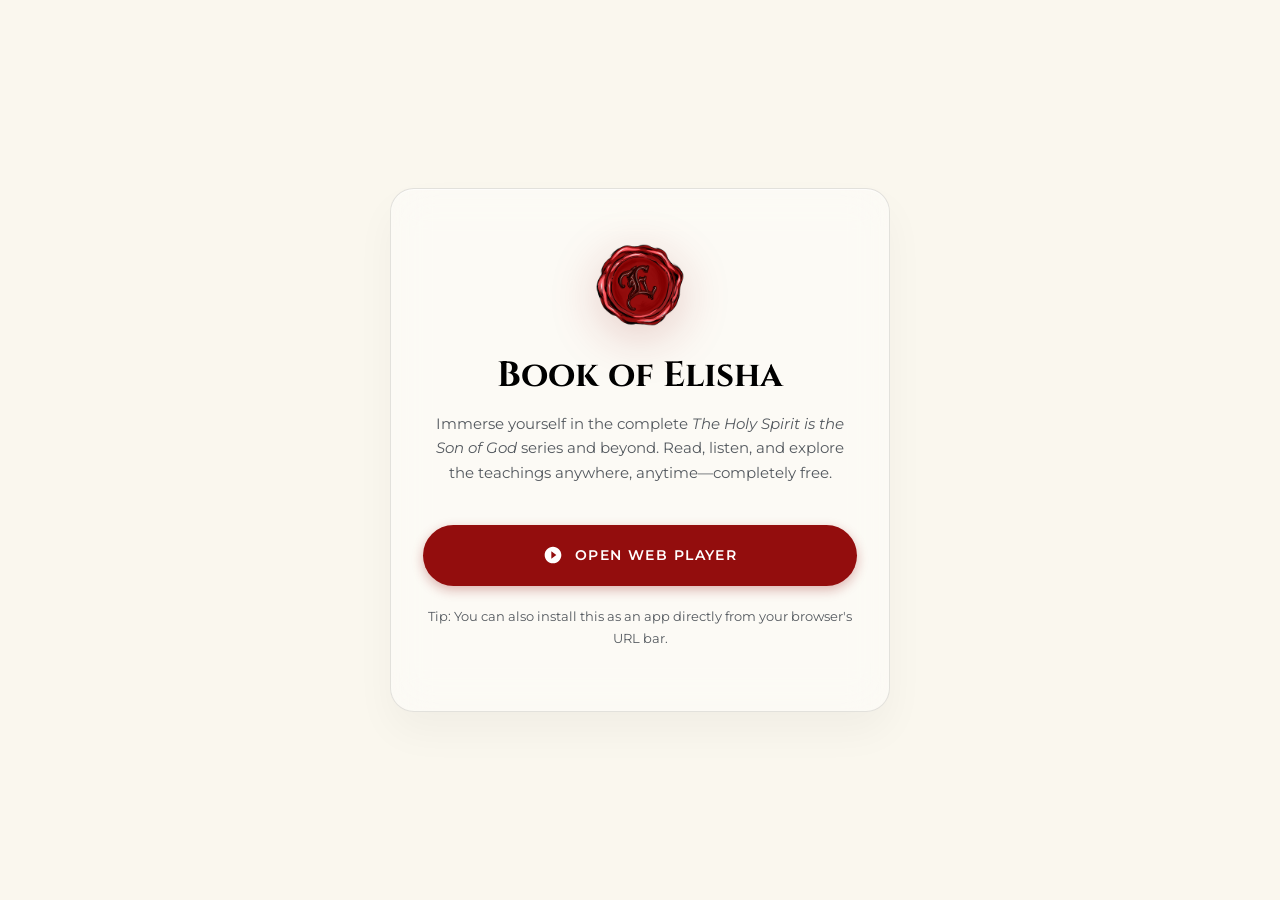
<file: download.html>
<!DOCTYPE html>
<html lang="en">
<head>
  <meta charset="UTF-8">
  <meta name="viewport" content="width=device-width, initial-scale=1.0">
  <title>Download the App · Book of Elisha</title>
  <link rel="stylesheet" href="book.css">
  <link href="https://fonts.googleapis.com/css2?family=Cinzel:wght@500;600;700&family=Aboreto&family=Montserrat:wght@400;500;600&display=swap" rel="stylesheet">
  <link rel="manifest" href="manifest.json">
  <meta name="theme-color" content="#930D0D">
  <link rel="apple-touch-icon" href="assets/app-icon.png">
  <style>
    /* Premium App Download Hub Styles */
    body {
      background: var(--bg);
      min-height: 100vh;
      display: flex;
      flex-direction: column;
      align-items: center;
      justify-content: center;
      padding: 40px 20px;
      overflow-x: hidden;
    }

    .hub-container {
      max-width: 500px;
      width: 100%;
      background: rgba(255, 255, 255, 0.4);
      backdrop-filter: blur(20px);
      -webkit-backdrop-filter: blur(20px);
      border: 1px solid var(--hairline-soft);
      border-radius: 24px;
      padding: 48px 32px;
      text-align: center;
      box-shadow: 0 20px 40px rgba(0, 0, 0, 0.04), inset 0 1px 0 rgba(255, 255, 255, 0.6);
      transform: translateY(20px);
      opacity: 0;
      animation: fadeUp 0.8s cubic-bezier(0.16, 1, 0.3, 1) forwards;
    }

    @keyframes fadeUp {
      to { transform: translateY(0); opacity: 1; }
    }

    .app-seal {
      width: 96px;
      height: 96px;
      margin: 0 auto 24px;
      display: block;
      filter: drop-shadow(0 12px 24px rgba(147, 13, 13, 0.2));
    }

    h1 {
      font-family: var(--serif-display);
      font-size: 2.2rem;
      color: var(--ink);
      margin: 0 0 16px;
      line-height: 1.1;
    }

    p.description {
      font-family: var(--sans-eyebrow);
      font-size: 0.95rem;
      color: var(--ink-soft);
      line-height: 1.6;
      margin: 0 0 40px;
    }

    /* Dynamic Content Sections */
    .dynamic-content {
      display: none;
      animation: fadeIn 0.5s ease forwards;
    }

    .dynamic-content.active {
      display: block;
    }

    @keyframes fadeIn {
      from { opacity: 0; transform: scale(0.98); }
      to { opacity: 1; transform: scale(1); }
    }

    /* iOS Instructions */
    .ios-instruction {
      background: rgba(0,0,0,0.03);
      border-radius: 16px;
      padding: 24px;
      position: relative;
    }
    .ios-instruction h3 {
      font-family: var(--sans-eyebrow);
      font-size: 0.9rem;
      color: var(--ink);
      margin: 0 0 16px;
    }
    .ios-steps {
      display: flex;
      flex-direction: column;
      gap: 16px;
      text-align: left;
    }
    .ios-step {
      display: flex;
      align-items: center;
      gap: 16px;
      font-family: var(--sans-eyebrow);
      font-size: 0.85rem;
      color: var(--ink-soft);
    }
    .ios-step-icon {
      width: 40px;
      height: 40px;
      background: #fff;
      border-radius: 12px;
      display: flex;
      align-items: center;
      justify-content: center;
      box-shadow: 0 2px 8px rgba(0,0,0,0.05);
      flex-shrink: 0;
    }
    .ios-step-icon svg { width: 20px; height: 20px; fill: var(--red); }
    
    .bouncing-arrow {
      position: absolute;
      bottom: -40px;
      left: 50%;
      transform: translateX(-50%);
      animation: bounce 2s infinite;
    }
    .bouncing-arrow svg { width: 24px; height: 24px; fill: var(--red); }

    @keyframes bounce {
      0%, 20%, 50%, 80%, 100% { transform: translateY(0) translateX(-50%); }
      40% { transform: translateY(10px) translateX(-50%); }
      60% { transform: translateY(5px) translateX(-50%); }
    }

    /* Buttons */
    .btn {
      display: inline-flex;
      align-items: center;
      justify-content: center;
      gap: 12px;
      background: var(--red);
      color: #fff;
      font-family: var(--sans-eyebrow);
      font-size: 0.9rem;
      font-weight: 600;
      letter-spacing: 0.1em;
      text-transform: uppercase;
      padding: 18px 32px;
      border-radius: 100px;
      text-decoration: none;
      border: none;
      cursor: pointer;
      width: 100%;
      transition: all 0.3s ease;
      box-shadow: 0 4px 12px rgba(147, 13, 13, 0.3);
    }
    .btn:hover {
      background: var(--red-deep);
      transform: translateY(-2px);
      box-shadow: 0 8px 16px rgba(147, 13, 13, 0.4);
    }
    .btn svg { width: 20px; height: 20px; fill: currentColor; }

    .btn-secondary {
      background: transparent;
      color: var(--ink);
      border: 1px solid var(--hairline);
      box-shadow: none;
      margin-top: 16px;
    }
    .btn-secondary:hover {
      background: rgba(0,0,0,0.03);
      color: var(--red);
      border-color: var(--red);
      transform: none;
      box-shadow: none;
    }

  </style>
</head>
<body>

  <div class="hub-container">
    <img src="assets/logos/wax-seal.png" alt="Book of Elisha Seal" class="app-seal" />
    <h1>Book of Elisha</h1>
    <p class="description">Immerse yourself in the complete <em>The Holy Spirit is the Son of God</em> series and beyond. Read, listen, and explore the teachings anywhere, anytime—completely free.</p>

    <!-- DEFAULT / DESKTOP VIEW -->
    <div id="view-desktop" class="dynamic-content">
      <a href="index.html?v=2" class="btn">
        <svg viewBox="0 0 24 24"><path d="M12 2C6.48 2 2 6.48 2 12s4.48 10 10 10 10-4.48 10-10S17.52 2 12 2zm-2 14.5v-9l6 4.5-6 4.5z"/></svg>
        Open Web Player
      </a>
      <p style="margin-top:20px; font-size:0.8rem; color:var(--ink-soft); font-family:var(--sans-eyebrow);">Tip: You can also install this as an app directly from your browser's URL bar.</p>
    </div>

    <!-- IOS VIEW -->
    <div id="view-ios" class="dynamic-content">
      <div class="ios-instruction">
        <h3>Install the iPhone App</h3>
        <div class="ios-steps">
          <div class="ios-step">
            <div class="ios-step-icon">
              <!-- Apple Share Icon -->
              <svg viewBox="0 0 24 24"><path d="M16 5l-1.42 1.42-1.59-1.59V16h-2V4.83L9.41 6.41 8 5l4-4 4 4zm4 5v11c0 1.1-.9 2-2 2H6c-1.1 0-2-.9-2-2V10c0-1.1.9-2 2-2h3v2H6v11h12V10h-3V8h3c1.1 0 2 .9 2 2z"/></svg>
            </div>
            <span>1. Tap the <strong>Share</strong> button at the bottom of Safari.</span>
          </div>
          <div class="ios-step">
            <div class="ios-step-icon">
              <!-- Add to Home Screen Icon -->
              <svg viewBox="0 0 24 24"><path d="M19 13h-6v6h-2v-6H5v-2h6V5h2v6h6v2z"/></svg>
            </div>
            <span>2. Scroll down and tap <strong>Add to Home Screen</strong>.</span>
          </div>
        </div>
        
        <div class="bouncing-arrow">
          <svg viewBox="0 0 24 24"><path d="M20 12l-1.41-1.41L13 16.17V4h-2v12.17l-5.58-5.59L4 12l8 8 8-8z"/></svg>
        </div>
      </div>
      <a href="index.html?v=2" class="btn btn-secondary">Or Open in Browser</a>
    </div>

    <!-- ANDROID VIEW -->
    <div id="view-android" class="dynamic-content">
      <a href="https://github.com/BookOfElisha/the-son-of-god/releases/download/v1.0.0/book-of-elisha.apk" class="btn" download>
        <svg viewBox="0 0 24 24"><path d="M5 20h14v-2H5v2zM19 9h-4V3H9v6H5l7 7 7-7z"/></svg>
        Download Android App
      </a>
      <a href="index.html?v=2" class="btn btn-secondary">Open Web Player</a>
    </div>

  </div>

  <script>
    // Smart Device Detection Logic
    document.addEventListener("DOMContentLoaded", () => {
      const userAgent = navigator.userAgent || navigator.vendor || window.opera;
      
      const isIOS = /iPad|iPhone|iPod/.test(userAgent) && !window.MSStream;
      const isAndroid = /android/i.test(userAgent);
      
      // Hide all views first
      document.querySelectorAll('.dynamic-content').forEach(el => el.classList.remove('active'));

      if (isIOS) {
        document.getElementById('view-ios').classList.add('active');
      } else if (isAndroid) {
        document.getElementById('view-android').classList.add('active');
      } else {
        document.getElementById('view-desktop').classList.add('active');
      }
    });
  </script>

  <script>
    if ('serviceWorker' in navigator) {
      window.addEventListener('load', () => {
        navigator.serviceWorker.register('./sw.js').catch(err => console.error('SW Error:', err));
      });
    }
  </script>
</body>
</html>
</file>
<file: book.css>
/* The Son of God — long-form reading stylesheet */
/* Brand: Book of Elisha. Bone-white background, brand red as accent only. */

@import url("https://fonts.googleapis.com/css2?family=Cinzel:wght@500;600;700&family=Aboreto&family=Bebas+Neue&family=Montserrat:wght@400;500;600;700&family=Sorts+Mill+Goudy:ital@0;1&family=Cormorant+Garamond:ital,wght@0,400;0,500;0,600;1,400&display=swap");

:root {
  --bg: #FAF7EE;
  --bg-deep: #F2EBD7;
  /* Brand-system text colors: nothing lighter than #54595F. */
  --ink: #000000;        /* headings & titles -> --fg-strong */
  --ink-soft: #54595F;   /* body text       -> --fg */
  --ink-faint: #54595F;  /* eyebrows/captions also held at body gray */
  --hairline: rgba(0,0,0,0.18);
  --hairline-soft: rgba(0,0,0,0.10);
  --red: #930D0D;
  --red-deep: #6E0808;
  --gold: #B89048;
  --paper-shadow: 0 1px 0 rgba(0,0,0,0.04);

  /* Brand kit alignment:
     H1 / cover / section titles  -> Cinzel  (--font-h1)
     H2 chapter titles            -> Aboreto (--font-h2)
     Series banner "The Holy Spirit is the Son of God" -> Bebas Neue (--font-h2-alt)
     Body                         -> Sorts Mill Goudy (long-form reading serif) */
  --serif-display: "Cinzel", "EB Garamond", "Times New Roman", serif;
  --serif-h2:      "Aboreto", "Cinzel", serif;
  --serif-body: "Sorts Mill Goudy", "EB Garamond", Georgia, serif;
  --serif-italic: "Cormorant Garamond", "Sorts Mill Goudy", Georgia, serif;
  --sans-eyebrow: "Montserrat", Helvetica, sans-serif;
  --series-banner: "Bebas Neue", "Montserrat", Helvetica, sans-serif;
  /* Brand wordmark "Book of Elisha" */
  --brand-mark:    "Cinzel", "EB Garamond", serif;
  /* Gotham (print subtitle face) — Montserrat is the licensed-web stand-in */
  --gotham:        "Montserrat", "Helvetica Neue", Arial, sans-serif;

  --measure: 38rem;          /* ~640px reading column */
  --measure-wide: 48rem;
}

* { box-sizing: border-box; }

html { scroll-behavior: smooth; }

body {
  margin: 0;
  background: var(--bg);
  color: var(--ink);
  font-family: var(--serif-body);
  font-size: 19px;
  line-height: 1.72;
  font-feature-settings: "liga", "kern", "onum";
  text-rendering: optimizeLegibility;
  -webkit-font-smoothing: antialiased;
  /* faint paper texture via layered radial gradients */
  background-image:
    radial-gradient(circle at 12% 18%, rgba(184,144,72,0.05), transparent 60%),
    radial-gradient(circle at 88% 82%, rgba(147,13,13,0.035), transparent 60%);
  padding-bottom: 220px; /* room for audio dock + action bar */
}

::selection { background: rgba(147,13,13,0.18); color: var(--ink); }

a { color: var(--red); text-decoration: none; border-bottom: 1px solid rgba(147,13,13,0.3); transition: color .2s, border-color .2s; }
a:hover { color: var(--red-deep); border-bottom-color: var(--red-deep); }

/* ---------------- Layout shells ---------------- */

.book {
  max-width: var(--measure);
  margin: 0 auto;
  padding: 0 28px;
}

.book--wide {
  max-width: var(--measure-wide);
}

/* ---------------- Title page ---------------- */

.cover {
  min-height: 100vh;
  display: flex;
  flex-direction: column;
  align-items: center;
  justify-content: center;
  text-align: center;
  padding: 80px 28px 120px;
  position: relative;
}

.cover__publisher {
  /* "Book of Elisha" brand wordmark — always Cinzel */
  font-family: var(--brand-mark);
  letter-spacing: 0.22em;
  font-size: 0.82rem;
  font-weight: 600;
  color: var(--ink-soft);
  margin-bottom: 32px;
  text-transform: uppercase;
}

.cover__seal {
  width: 88px;
  height: 88px;
  margin-bottom: 40px;
  opacity: 0.96;
  filter: drop-shadow(0 8px 16px rgba(147,13,13,0.18));
}

.cover__title {
  font-family: var(--serif-display); /* Cinzel */
  font-size: clamp(3.2rem, 8vw, 5.6rem);
  line-height: 0.96;
  letter-spacing: 0.01em;
  margin: 0 0 28px;
  color: var(--ink);
  font-weight: 600;
  text-transform: uppercase;
}

.cover__title em {
  /* Print subtitle treatment — Gotham (Montserrat web stand-in) */
  font-family: var(--gotham);
  font-style: normal;
  font-weight: 500;
  letter-spacing: 0.04em;
  display: block;
  font-size: 0.34em;
  text-transform: uppercase;
  color: var(--red);
  margin-top: 0.55em;
}

.cover__rule {
  width: 64px;
  height: 1px;
  background: var(--red);
  margin: 32px 0;
}

.cover__subtitle {
  font-family: var(--serif-italic);
  font-style: italic;
  font-size: 1.5rem;
  color: var(--ink-soft);
  margin: 0 0 56px;
  max-width: 28rem;
  line-height: 1.4;
}

.cover__series {
  /* "The Holy Spirit is the Son of God Series" — always Bebas Neue */
  font-family: var(--series-banner);
  letter-spacing: 0.22em;
  font-size: 1.1rem;
  color: var(--red);
  margin-bottom: 48px;
  text-transform: uppercase;
}

.cover__author {
  font-family: var(--sans-eyebrow);
  letter-spacing: 0.32em;
  font-size: 1rem;
  color: var(--red);
  text-transform: uppercase;
}

.cover__scroll-hint {
  position: absolute;
  bottom: 40px;
  font-family: var(--sans-eyebrow);
  letter-spacing: 0.3em;
  font-size: 0.7rem;
  color: var(--ink-faint);
  text-transform: uppercase;
  display: flex;
  flex-direction: column;
  align-items: center;
  gap: 12px;
  animation: fadepulse 3s ease-in-out infinite;
}
.cover__scroll-hint::after {
  content: "";
  width: 1px;
  height: 32px;
  background: var(--ink-faint);
}
@keyframes fadepulse {
  0%, 100% { opacity: 0.4; }
  50% { opacity: 0.8; }
}

/* ---------------- Section frontispiece ---------------- */

.frontispiece {
  text-align: center;
  padding: 120px 28px 80px;
  max-width: 36rem;
  margin: 0 auto;
}

.frontispiece__eyebrow {
  font-family: var(--sans-eyebrow);
  letter-spacing: 0.32em;
  font-size: 0.72rem;
  color: var(--red);
  text-transform: uppercase;
  margin-bottom: 24px;
}

.frontispiece__quote {
  font-family: var(--serif-italic);
  font-style: italic;
  font-size: 1.7rem;
  line-height: 1.45;
  color: var(--ink);
  margin: 0 0 24px;
}

.frontispiece__cite {
  font-family: var(--sans-eyebrow);
  letter-spacing: 0.24em;
  font-size: 0.78rem;
  color: var(--ink-faint);
  text-transform: uppercase;
}

/* ---------------- Section header ---------------- */

.section {
  scroll-margin-top: 24px;
  padding-top: 96px;
  position: relative;
}

.section + .section {
  border-top: 1px solid var(--hairline-soft);
  margin-top: 64px;
}

.section__num {
  font-family: var(--sans-eyebrow);
  letter-spacing: 0.36em;
  font-size: 0.74rem;
  color: var(--red);
  text-transform: uppercase;
  text-align: center;
  margin-bottom: 28px;
}

.section__title {
  /* H2 chapter titles use Aboreto by design-system rule */
  font-family: var(--serif-h2);
  font-size: clamp(2.4rem, 5vw, 3.6rem);
  line-height: 1.1;
  letter-spacing: 0.005em;
  text-align: center;
  margin: 0 auto 40px;
  max-width: 24ch;
  font-weight: 400;
  color: var(--ink);
}

.section__title em {
  font-family: var(--serif-italic);
  font-style: italic;
  letter-spacing: 0;
  font-weight: 400;
  color: var(--red);
}

.section__epigraph {
  text-align: center;
  margin: 0 auto 56px;
  max-width: 32rem;
  font-family: var(--serif-italic);
  font-style: italic;
  font-size: 1.45rem;
  line-height: 1.55;
  color: var(--ink-soft);
}

.section__epigraph cite {
  display: block;
  margin-top: 14px;
  font-family: var(--sans-eyebrow);
  font-style: normal;
  letter-spacing: 0.22em;
  font-size: 0.74rem;
  color: var(--ink-faint);
  text-transform: uppercase;
}

.section__rule {
  display: block;
  width: 48px;
  height: 1px;
  background: var(--red);
  margin: 0 auto 48px;
  border: 0;
}

/* ---------------- Body prose ---------------- */

.prose p {
  margin: 0 0 1.4em;
  text-wrap: pretty;
  hyphens: auto;
  -webkit-hyphens: auto;
}

.prose p:first-of-type::first-letter {
  font-family: var(--serif-display);
  font-size: 4.4em;
  float: left;
  line-height: 0.85;
  padding: 0.06em 0.12em 0 0;
  color: var(--red);
}

.prose em {
  font-family: var(--serif-italic);
  font-style: italic;
}

/* ---------------- Genetic Key callout ---------------- */

.key {
  margin: 64px auto 0;
  padding: 40px 36px 36px;
  background: var(--bg-deep);
  border-top: 1px solid var(--red);
  border-bottom: 1px solid var(--red);
  position: relative;
}

.key__label {
  font-family: var(--sans-eyebrow);
  letter-spacing: 0.32em;
  font-size: 0.72rem;
  color: var(--red);
  text-transform: uppercase;
  text-align: center;
  margin-bottom: 24px;
}

.key h3 {
  font-family: var(--serif-h2); /* Aboreto */
  font-size: 1.05rem;
  letter-spacing: 0.18em;
  text-transform: uppercase;
  color: var(--ink);
  margin: 28px 0 12px;
  font-weight: 400;
}

.key h3:first-of-type { margin-top: 0; }

.key p {
  margin: 0 0 0.8em;
  font-size: 1rem;
  line-height: 1.65;
  color: var(--ink-soft);
}

.key p:last-child { margin-bottom: 0; }

/* ---------------- Table of contents ---------------- */

.toc {
  padding: 96px 28px 80px;
  max-width: var(--measure);
  margin: 0 auto;
}

.toc__heading {
  font-family: var(--serif-display); /* Cinzel */
  font-size: 2.4rem;
  text-align: center;
  font-weight: 600;
  margin: 0 0 8px;
  letter-spacing: 0.04em;
  text-transform: uppercase;
  color: var(--ink);
}

.toc__sub {
  text-align: center;
  font-family: var(--sans-eyebrow);
  letter-spacing: 0.28em;
  font-size: 0.72rem;
  color: var(--ink-faint);
  text-transform: uppercase;
  margin-bottom: 56px;
}

.toc__group + .toc__group { margin-top: 48px; }

.toc__group-label {
  font-family: var(--sans-eyebrow);
  letter-spacing: 0.32em;
  font-size: 0.72rem;
  color: var(--red);
  text-transform: uppercase;
  margin-bottom: 18px;
  padding-bottom: 12px;
  border-bottom: 1px solid var(--hairline);
}

.toc ol {
  list-style: none;
  margin: 0;
  padding: 0;
}

.toc__item {
  display: grid;
  grid-template-columns: auto 1fr auto;
  gap: 16px;
  align-items: baseline;
  padding: 14px 0;
  border-bottom: 1px solid var(--hairline-soft);
}

.toc__item:last-child { border-bottom: 0; }

.toc__num {
  font-family: var(--sans-eyebrow);
  font-size: 0.78rem;
  color: var(--red);
  letter-spacing: 0.2em;
  min-width: 2.5em;
}

.toc__link {
  font-family: var(--serif-body);
  font-size: 1.1rem;
  color: var(--ink);
  border: 0;
  display: block;
}
.toc__link:hover { color: var(--red); }

.toc__link em {
  font-family: var(--serif-italic);
  font-style: italic;
  color: var(--ink-soft);
  display: block;
  font-size: 0.92rem;
  margin-top: 2px;
}

.toc__time {
  font-family: var(--sans-eyebrow);
  font-size: 0.72rem;
  color: var(--ink-faint);
  letter-spacing: 0.1em;
  white-space: nowrap;
  display: flex;
  align-items: center;
  gap: 6px;
}
.toc__time::before {
  content: "";
  display: inline-block;
  width: 8px; height: 8px;
  border-radius: 50%;
  border: 1px solid var(--red);
}

/* ---------------- Glossary ---------------- */

.glossary {
  padding-top: 96px;
}

.glossary h2 {
  font-family: var(--serif-h2); /* Aboreto */
  font-size: 1.6rem;
  letter-spacing: 0.04em;
  text-align: center;
  font-weight: 400;
  margin: 72px 0 8px;
  color: var(--ink);
}

.glossary h2:first-of-type { margin-top: 0; }

.glossary h2 + p {
  text-align: center;
  font-family: var(--sans-eyebrow);
  letter-spacing: 0.28em;
  font-size: 0.72rem;
  color: var(--red);
  text-transform: uppercase;
  margin: 0 0 32px;
  padding-bottom: 16px;
  border-bottom: 1px solid var(--hairline);
}

.glossary dt {
  font-family: var(--serif-h2); /* Aboreto */
  font-size: 1.3rem;
  margin: 32px 0 8px;
  color: var(--ink);
  letter-spacing: 0.01em;
}

.glossary dd {
  margin: 0 0 8px;
  font-size: 1rem;
  line-height: 1.65;
  color: var(--ink-soft);
}

.glossary dd strong { color: var(--ink); font-weight: 600; }

/* ---------------- Continue / colophon / copyright ---------------- */

.continue {
  padding: 120px 28px 64px;
  text-align: center;
  max-width: 36rem;
  margin: 0 auto;
}

.continue h2 {
  font-family: var(--serif-display); /* Cinzel */
  font-size: 2.6rem;
  font-weight: 600;
  letter-spacing: 0.04em;
  text-transform: uppercase;
  color: var(--ink);
  margin: 0 0 32px;
}

.continue p {
  font-size: 1.1rem;
  line-height: 1.65;
  color: var(--ink-soft);
}

.continue ul {
  list-style: none;
  padding: 0;
  margin: 40px 0;
  text-align: left;
}

.continue li {
  padding: 20px 0;
  border-top: 1px solid var(--hairline-soft);
}
.continue li:last-child { border-bottom: 1px solid var(--hairline-soft); }

.continue li strong {
  display: block;
  font-family: var(--serif-h2); /* Aboreto */
  font-size: 1.15rem;
  letter-spacing: 0.04em;
  margin-bottom: 6px;
  color: var(--ink);
  font-weight: 400;
}

.cta-link {
  display: inline-block;
  margin-top: 32px;
  padding: 16px 28px;
  background: var(--red);
  color: #fff;
  font-family: var(--sans-eyebrow);
  letter-spacing: 0.24em;
  font-size: 0.84rem;
  text-transform: uppercase;
  border: 0;
  transition: background .2s;
}
.cta-link:hover { background: var(--red-deep); color: #fff; }

.colophon {
  text-align: center;
  padding: 64px 28px;
  /* "Book of Elisha" wordmark sits here — Cinzel */
  font-family: var(--brand-mark);
  letter-spacing: 0.2em;
  font-size: 0.78rem;
  font-weight: 500;
  color: var(--ink-faint);
  text-transform: uppercase;
}

.colophon img {
  width: 56px;
  height: 56px;
  margin-bottom: 20px;
  opacity: 0.8;
}

details.copyright {
  max-width: var(--measure);
  margin: 0 auto;
  padding: 24px 28px 80px;
  font-size: 0.88rem;
  line-height: 1.6;
  color: var(--ink-soft);
}

details.copyright summary {
  font-family: var(--sans-eyebrow);
  letter-spacing: 0.24em;
  font-size: 0.74rem;
  color: var(--ink-faint);
  text-transform: uppercase;
  cursor: pointer;
  padding: 16px 0;
  border-top: 1px solid var(--hairline);
  border-bottom: 1px solid var(--hairline);
  list-style: none;
  text-align: center;
}
details.copyright summary::-webkit-details-marker { display: none; }
details.copyright summary::after {
  content: "  +";
  font-size: 0.9rem;
  color: var(--red);
}
details.copyright[open] summary::after { content: "  –"; }

details.copyright .copy-body { padding: 32px 0 0; }
details.copyright p { margin: 0 0 1em; }
details.copyright strong { color: var(--ink); }

/* ---------------- Audio dock ---------------- */

.dock {
  position: fixed;
  left: 0; right: 0; bottom: 0;
  background: rgba(250,247,238,0.96);
  backdrop-filter: saturate(140%) blur(18px);
  -webkit-backdrop-filter: saturate(140%) blur(18px);
  border-top: 1px solid var(--hairline);
  z-index: 80;
  transform: translateY(0);
  transition: transform .35s ease;
}

.dock--hidden { transform: translateY(110%); }

.dock__inner {
  max-width: 1080px;
  margin: 0 auto;
  padding: 14px 28px 16px;
  display: grid;
  grid-template-columns: auto 1fr auto;
  gap: 24px;
  align-items: center;
}

.dock__label {
  display: flex;
  flex-direction: column;
  min-width: 200px;
  max-width: 280px;
}

.dock__eyebrow {
  font-family: var(--sans-eyebrow);
  letter-spacing: 0.28em;
  font-size: 0.62rem;
  color: var(--red);
  text-transform: uppercase;
}

.dock__title {
  font-family: var(--serif-h2); /* Aboreto */
  font-size: 1.05rem;
  letter-spacing: 0.02em;
  color: var(--ink);
  margin-top: 4px;
  white-space: nowrap;
  overflow: hidden;
  text-overflow: ellipsis;
}

.dock__center {
  display: flex;
  flex-direction: column;
  gap: 10px;
}

.dock__transport {
  display: flex;
  align-items: center;
  justify-content: center;
  gap: 14px;
}

.dock__btn {
  background: transparent;
  border: 1px solid transparent;
  color: var(--ink);
  width: 36px; height: 36px;
  border-radius: 50%;
  display: inline-flex;
  align-items: center;
  justify-content: center;
  cursor: pointer;
  transition: background .15s, color .15s, border-color .15s;
  padding: 0;
  font-family: var(--sans-eyebrow);
}
.dock__btn:hover { background: rgba(147,13,13,0.08); color: var(--red); }
.dock__btn--play {
  width: 48px; height: 48px;
  background: var(--red); color: #fff;
  border-color: var(--red);
}
.dock__btn--play:hover { background: var(--red-deep); color: #fff; border-color: var(--red-deep); }

.dock__btn svg { width: 18px; height: 18px; }
.dock__btn--play svg { width: 16px; height: 16px; }

.dock__skip {
  font-size: 0.62rem;
  letter-spacing: 0.08em;
  font-weight: 600;
  color: var(--ink-soft);
}

.dock__progress-row {
  display: grid;
  grid-template-columns: 48px 1fr 48px;
  gap: 12px;
  align-items: center;
  font-family: var(--sans-eyebrow);
  font-size: 0.66rem;
  color: var(--ink-faint);
  letter-spacing: 0.06em;
}

.dock__progress {
  position: relative;
  height: 4px;
  background: var(--hairline);
  border-radius: 2px;
  cursor: pointer;
  overflow: visible;
}

.dock__progress-fill {
  position: absolute;
  left: 0; top: 0; bottom: 0;
  background: var(--red);
  border-radius: 2px;
  width: 0%;
  pointer-events: none;
}

.dock__progress-buffer {
  position: absolute;
  left: 0; top: 0; bottom: 0;
  background: rgba(147,13,13,0.18);
  border-radius: 2px;
  width: 0%;
  pointer-events: none;
}

.dock__right {
  display: flex;
  align-items: center;
  gap: 8px;
}

.dock__chip {
  font-family: var(--sans-eyebrow);
  letter-spacing: 0.18em;
  font-size: 0.68rem;
  color: var(--ink);
  background: transparent;
  border: 1px solid var(--hairline);
  padding: 7px 12px;
  cursor: pointer;
  text-transform: uppercase;
  border-radius: 999px;
  transition: all .15s;
  white-space: nowrap;
  flex: 0 0 auto;
}
.dock__chip:hover { border-color: var(--red); color: var(--red); }
.dock__chip--active { background: var(--red); color: #fff; border-color: var(--red); }
.dock__chip--active:hover { background: var(--red-deep); color: #fff; border-color: var(--red-deep); }

.dock__sections {
  position: relative;
}

.dock__sections-menu {
  position: absolute;
  bottom: calc(100% + 12px);
  right: 0;
  width: 380px;
  max-height: 60vh;
  overflow-y: auto;
  background: var(--bg);
  border: 1px solid var(--hairline);
  box-shadow: 0 12px 40px rgba(0,0,0,0.18);
  padding: 8px 0;
  display: none;
}
.dock__sections-menu--open { display: block; }

.dock__sections-item {
  display: grid;
  grid-template-columns: 32px 1fr auto;
  gap: 12px;
  align-items: center;
  width: 100%;
  text-align: left;
  background: transparent;
  border: 0;
  cursor: pointer;
  padding: 12px 18px;
  font-family: var(--serif-body);
  font-size: 0.95rem;
  color: var(--ink);
  border-bottom: 1px solid var(--hairline-soft);
}
.dock__sections-item:last-child { border-bottom: 0; }
.dock__sections-item:hover { background: var(--bg-deep); }
.dock__sections-item--active { background: var(--bg-deep); color: var(--red); }
.dock__sections-item__num {
  font-family: var(--sans-eyebrow);
  font-size: 0.7rem;
  color: var(--red);
  letter-spacing: 0.18em;
}
.dock__sections-item__time {
  font-family: var(--sans-eyebrow);
  font-size: 0.66rem;
  color: var(--ink-faint);
  letter-spacing: 0.1em;
}

/* ---------------- Listen-along section highlighting ---------------- */

.section--playing > .section__num,
.section--playing > .section__title {
  color: var(--red);
}

.section--playing > .section__rule {
  background: var(--red);
  width: 96px;
  transition: width .6s ease;
}

.now-playing-bead {
  position: fixed;
  left: 18px;
  width: 8px;
  height: 8px;
  border-radius: 50%;
  background: var(--red);
  box-shadow: 0 0 0 4px rgba(147,13,13,0.18);
  pointer-events: none;
  z-index: 70;
  opacity: 0;
  transition: opacity .3s, top .6s cubic-bezier(.2,.7,.2,1);
}
.now-playing-bead--visible { opacity: 1; }

/* ---------------- Listen button inline in TOC ---------------- */

.toc__listen-btn {
  background: transparent;
  border: 1px solid var(--hairline);
  border-radius: 999px;
  padding: 6px 10px;
  font-family: var(--sans-eyebrow);
  letter-spacing: 0.16em;
  font-size: 0.66rem;
  color: var(--ink-soft);
  cursor: pointer;
  text-transform: uppercase;
  display: inline-flex;
  align-items: center;
  gap: 6px;
  transition: all .15s;
}
.toc__listen-btn:hover { border-color: var(--red); color: var(--red); }
.toc__listen-btn::before {
  content: "";
  display: inline-block;
  width: 0; height: 0;
  border-left: 6px solid currentColor;
  border-top: 4px solid transparent;
  border-bottom: 4px solid transparent;
}
.toc__listen-btn--playing::before {
  border-left: 0;
  width: 6px; height: 8px;
  background: linear-gradient(to right, currentColor 0 2px, transparent 2px 4px, currentColor 4px 6px);
}

/* ---------------- Sentence-level highlighting (listen-along) ---------------- */

.prose [data-sent] {
  transition: background-color .2s ease, color .2s ease;
  border-radius: 2px;
  padding: 0 1px;
  margin: 0 -1px;
}

.prose [data-sent].sent--active {
  background: rgba(147, 13, 13, 0.10);
  color: var(--ink);
  box-shadow: 0 0 0 2px rgba(147, 13, 13, 0.10);
}

.prose [data-sent].sent--past {
  color: var(--ink-soft);
}

/* ---------------- Top navbar ---------------- */

.navbar {
  position: sticky;
  top: 0;
  z-index: 60;
  background: rgba(250,247,238,0.92);
  backdrop-filter: saturate(140%) blur(14px);
  -webkit-backdrop-filter: saturate(140%) blur(14px);
  border-bottom: 1px solid transparent;
  transition: border-color .3s;
}
.navbar--scrolled { border-bottom-color: var(--hairline); }

.navbar__inner {
  max-width: 1180px;
  margin: 0 auto;
  display: flex;
  align-items: center;
  justify-content: space-between;
  padding: 10px 22px;
  gap: 18px;
}

.navbar__brand {
  display: flex;
  align-items: center;
  gap: 10px;
  /* "Book of Elisha" brand wordmark — always Cinzel */
  font-family: var(--brand-mark);
  letter-spacing: 0.18em;
  font-size: 0.78rem;
  font-weight: 600;
  color: var(--ink);
  text-transform: uppercase;
  border: 0;
  flex-shrink: 0;
}
.navbar__brand:hover { color: var(--red); }
.navbar__brand img { width: 26px; height: 26px; }
.navbar__brand-text { display: inline-block; }

.navbar__nav {
  display: flex;
  align-items: center;
  gap: 4px;
  flex: 1;
  justify-content: center;
  flex-wrap: nowrap;
  overflow-x: auto;
  scrollbar-width: none;
}
.navbar__nav::-webkit-scrollbar { display: none; }

.navbar__link {
  font-family: var(--sans-eyebrow);
  letter-spacing: 0.16em;
  font-size: 0.7rem;
  color: var(--ink-soft);
  text-transform: uppercase;
  text-decoration: none;
  border: 0;
  padding: 8px 10px;
  border-radius: 4px;
  white-space: nowrap;
  transition: color .15s, background .15s;
}
.navbar__link:hover { color: var(--red); background: rgba(147,13,13,0.06); }
.navbar__link--active { color: var(--red); }
.navbar__link--active::after {
  content: "";
  display: block;
  width: 14px;
  height: 1px;
  background: var(--red);
  margin: 4px auto 0;
}

.navbar__contents-btn {
  font-family: var(--sans-eyebrow);
  letter-spacing: 0.18em;
  font-size: 0.68rem;
  text-transform: uppercase;
  background: transparent;
  border: 1px solid var(--hairline);
  border-radius: 999px;
  padding: 7px 14px;
  color: var(--ink);
  cursor: pointer;
  flex-shrink: 0;
  transition: all .15s;
}
.navbar__contents-btn:hover { border-color: var(--red); color: var(--red); }

.navbar__menu-btn {
  display: none;
  background: transparent;
  border: 0;
  padding: 6px 8px;
  cursor: pointer;
  color: var(--ink);
}
.navbar__menu-btn svg { width: 22px; height: 22px; }

@media (max-width: 880px) {
  /* Keep the wordmark visible at tablet widths; just tighten it. */
  .navbar__brand-text { font-size: 0.7rem; letter-spacing: 0.14em; }
  .navbar__nav { gap: 0; }
  .navbar__link { font-size: 0.66rem; padding: 7px 6px; letter-spacing: 0.1em; }
}

@media (max-width: 560px) {
  /* Only on true phones do we drop the text and rely on the seal alone. */
  .navbar__brand-text { display: none; }
}

@media (max-width: 640px) {
  .navbar__nav { display: none; position: absolute; top: 100%; left: 0; right: 0; background: var(--bg); border-bottom: 1px solid var(--hairline); flex-direction: column; align-items: stretch; padding: 8px 0; }
  .navbar__nav--open { display: flex; }
  .navbar__link { padding: 12px 22px; text-align: left; font-size: 0.74rem; letter-spacing: 0.18em; border-radius: 0; }
  .navbar__link--active::after { display: none; }
  .navbar__menu-btn { display: inline-flex; }
  .navbar__contents-btn { display: none; }
}

/* ---------------- Sentence highlighting (listen-along) ---------------- */

.section .prose [data-sent] {
  transition: background-color .35s ease, color .35s ease;
  border-radius: 2px;
  padding: 0 1px;
  margin: 0 -1px;
}
.section .prose .sent--active {
  background: rgba(147,13,13,0.12);
  color: var(--ink);
  box-shadow: 0 0 0 2px rgba(147,13,13,0.12);
}
.section .prose .sent--past {
  color: var(--ink-soft);
}

/* ---------------- Action bar (CTAs above dock) ---------------- */

.action-bar {
  position: fixed;
  left: 50%;
  bottom: var(--dock-height, 96px);
  transform: translateX(-50%);
  z-index: 55;
  width: min(960px, calc(100vw - 32px));
  background: var(--bg);
  border: 1px solid var(--hairline);
  border-radius: 14px 14px 0 0;
  box-shadow: 0 12px 32px -16px rgba(26,23,20,0.28), 0 2px 6px rgba(26,23,20,0.06);
  transition: transform .35s cubic-bezier(.2,.7,.2,1), opacity .25s, width .35s, border-color .2s;
}

.action-bar__inner {
  display: grid;
  grid-template-columns: 1fr auto auto;
  gap: 18px;
  align-items: center;
  padding: 14px 18px 14px 22px;
  transition: opacity .2s;
}

.action-bar__copy { min-width: 0; }
.action-bar__title {
  font-family: var(--serif-h2); /* Aboreto */
  letter-spacing: 0.06em;
  font-size: 0.95rem;
  color: var(--ink);
}
.action-bar__sub {
  font-family: var(--sans-eyebrow);
  letter-spacing: 0.16em;
  font-size: 0.62rem;
  text-transform: uppercase;
  color: var(--ink-faint);
  margin-top: 3px;
}

.action-bar__buttons { display: flex; gap: 10px; }

.action-bar__toggle {
  background: transparent;
  border: 0;
  width: 32px;
  height: 32px;
  border-radius: 50%;
  color: var(--ink-faint);
  cursor: pointer;
  display: inline-flex;
  align-items: center;
  justify-content: center;
  transition: background .15s, color .15s;
}
.action-bar__chevron { width: 16px; height: 16px; }
.action-bar__toggle:hover { background: rgba(26,23,20,0.06); color: var(--ink); }

/* ---- Minimized pill (peeks above the dock when collapsed) ---- */
.action-bar__pill {
  position: absolute;
  bottom: 100%;
  left: 50%;
  transform: translateX(-50%) translateY(0);
  display: none;
  align-items: center;
  gap: 8px;
  background: var(--ink);
  color: var(--bg);
  border: 0;
  border-radius: 999px 999px 0 0;
  padding: 8px 18px 10px;
  font-family: var(--sans-eyebrow);
  letter-spacing: 0.18em;
  font-size: 0.68rem;
  text-transform: uppercase;
  cursor: pointer;
  white-space: nowrap;
  box-shadow: 0 -4px 14px -4px rgba(26,23,20,0.25);
  transition: background .15s, transform .2s, color .15s;
}
.action-bar__pill:hover { background: var(--red); }
.action-bar__pill-dot {
  display: inline-block;
  width: 7px;
  height: 7px;
  border-radius: 50%;
  background: var(--red);
  box-shadow: 0 0 0 0 rgba(147,13,13,0.55);
  animation: action-bar-pulse 2.6s ease-in-out infinite;
}
.action-bar__pill:hover .action-bar__pill-dot { background: var(--bg); animation: none; }
.action-bar__pill-chevron { width: 14px; height: 14px; opacity: 0.7; }

@keyframes action-bar-pulse {
  0%, 100% { box-shadow: 0 0 0 0 rgba(147,13,13,0.55); }
  50% { box-shadow: 0 0 0 6px rgba(147,13,13,0); }
}

/* ---- Minimized state ---- */
.action-bar--minimized {
  background: transparent;
  border-color: transparent;
  box-shadow: none;
  pointer-events: none;
  width: auto;
}
.action-bar--minimized .action-bar__inner {
  opacity: 0;
  pointer-events: none;
  height: 0;
  padding: 0;
  overflow: hidden;
}
.action-bar--minimized .action-bar__pill {
  display: inline-flex;
  pointer-events: auto;
}

/* ---------------- Action buttons (shared) ---------------- */

.action-btn {
  display: inline-flex;
  flex-direction: column;
  align-items: center;
  justify-content: center;
  gap: 2px;
  padding: 9px 18px;
  border-radius: 8px;
  font-family: var(--sans-eyebrow);
  letter-spacing: 0.18em;
  font-size: 0.74rem;
  text-transform: uppercase;
  text-decoration: none;
  border-bottom: 0;
  transition: transform .15s, box-shadow .15s, background .15s;
  line-height: 1.2;
  text-align: center;
  white-space: nowrap;
}
.action-btn__sub {
  font-family: var(--serif-italic);
  font-style: italic;
  font-size: 0.88rem;
  letter-spacing: 0.02em;
  text-transform: none;
  opacity: 0.9;
  font-weight: 500;
}
.action-btn--primary {
  background: var(--red);
  color: var(--bg);
  box-shadow: 0 4px 14px -4px rgba(147,13,13,0.5);
}
.action-btn--primary:hover { background: var(--red-deep); transform: translateY(-1px); box-shadow: 0 8px 22px -6px rgba(147,13,13,0.6); }
.action-btn--secondary {
  background: transparent;
  color: var(--ink);
  border: 1px solid var(--hairline);
}
.action-btn--secondary:hover { border-color: var(--red); color: var(--red); transform: translateY(-1px); }

/* ---------------- End-of-book CTA ---------------- */

.endcta {
  margin: 56px auto 0;
  max-width: var(--measure-wide);
  padding: 40px 32px 36px;
  text-align: center;
  border-top: 1px solid var(--hairline);
  border-bottom: 1px solid var(--hairline);
  background:
    radial-gradient(circle at 50% 0%, rgba(147,13,13,0.04), transparent 60%);
}
.endcta__eyebrow {
  font-family: var(--sans-eyebrow);
  letter-spacing: 0.32em;
  font-size: 0.7rem;
  text-transform: uppercase;
  color: var(--red);
  margin-bottom: 8px;
}
.endcta__title {
  font-family: var(--serif-display); /* Cinzel */
  font-weight: 600;
  letter-spacing: 0.04em;
  font-size: 1.9rem;
  text-transform: uppercase;
  margin: 0 0 22px;
  color: var(--ink);
}
.endcta__buttons {
  display: flex;
  gap: 14px;
  justify-content: center;
  flex-wrap: wrap;
}
.endcta .action-btn { padding: 14px 28px; font-size: 0.78rem; }

@media (max-width: 720px) {
  .action-bar { bottom: var(--dock-height, 220px); width: calc(100vw - 24px); }
  .action-bar__inner { grid-template-columns: 1fr; gap: 12px; padding: 12px 14px; }
  .action-bar__copy { padding-right: 28px; }
  .action-bar__buttons { grid-column: 1 / -1; flex-direction: row; align-items: stretch; gap: 8px; }
  .action-bar__toggle { position: absolute; top: 12px; right: 12px; }
  .action-bar .action-btn { width: auto; flex: 1; padding: 10px 4px; font-size: 0.65rem; }
  .action-bar .action-btn__sub { font-size: 0.75rem; margin-top: 2px; }

  .endcta__buttons { flex-direction: column; gap: 10px; }
  .endcta__buttons .action-btn { width: 100%; }
}

/* ---------------- Responsive ---------------- */

@media (max-width: 720px) {
  body { font-size: 18px; padding-bottom: 360px; }
  .book { padding: 0 22px; }
  .cover { padding: 60px 22px 100px; }
  .section { padding-top: 64px; }
  .key { padding: 32px 22px; margin-left: -22px; margin-right: -22px; }

  .dock__inner { grid-template-columns: 1fr; gap: 12px; padding: 12px 18px 14px; }
  .dock__label { min-width: 0; max-width: none; align-items: center; text-align: center; }
  .dock__title { white-space: normal; }
  .dock__right { justify-content: center; }
  .dock__sections-menu { width: calc(100vw - 36px); right: -100px; }
}

/* ---------------- Print stylesheet (PDF export) ---------------- */

@media print {
  @page { size: 6in 9in; margin: 0.75in 0.7in; }

  body {
    background: #fff;
    color: #111;
    font-size: 11.5pt;
    line-height: 1.55;
    padding: 0;
    background-image: none;
  }

  .utility-bar, .navbar, .dock, .action-bar, .now-playing-bead, .toc__listen-btn,
  .cover__scroll-hint, .toc__time { display: none !important; }

  a { color: #111 !important; border-bottom: 0 !important; }

  .book, .toc, .frontispiece, .continue, .glossary, details.copyright {
    max-width: none;
    margin: 0;
    padding: 0;
  }

  .cover { min-height: auto; padding: 1in 0; page-break-after: always; }
  .cover__seal { width: 64px; height: 64px; }

  .section { padding-top: 0; page-break-before: always; break-before: page; }
  .section + .section { border-top: 0; margin-top: 0; }

  .section__title, .toc__heading, .continue h2 { font-size: 22pt; }

  .key { background: #fafafa; border-color: #930D0D; page-break-inside: avoid; }

  .frontispiece { page-break-after: always; }
  .toc { page-break-after: always; }

  details.copyright[open] summary,
  details.copyright .copy-body { display: block; }
  details.copyright summary { border-top: 1px solid #ccc; border-bottom: 1px solid #ccc; }

  .prose p:first-of-type::first-letter {
    color: #930D0D;
    font-size: 3.4em;
  }
}

/* ---------------- Smart App Banner ---------------- */

.smart-banner {
  background: var(--bg-deep);
  border-bottom: 1px solid var(--hairline-soft);
  padding: 12px 28px;
  display: flex;
  justify-content: center;
  position: sticky;
  top: 0;
  z-index: 90;
  box-shadow: 0 4px 12px rgba(0,0,0,0.05);
}

.smart-banner__content {
  display: flex;
  align-items: center;
  gap: 16px;
  width: 100%;
  max-width: var(--measure);
}

.smart-banner__icon {
  width: 32px;
  height: 32px;
}

.smart-banner__text {
  display: flex;
  flex-direction: column;
  flex: 1;
}

.smart-banner__text strong {
  font-family: var(--sans-eyebrow);
  letter-spacing: 0.1em;
  font-size: 0.75rem;
  color: var(--ink);
  text-transform: uppercase;
}

.smart-banner__text span {
  font-family: var(--serif-body);
  font-size: 0.85rem;
  color: var(--ink-soft);
}

.smart-banner__btn {
  background: var(--red);
  color: #fff;
  font-family: var(--sans-eyebrow);
  letter-spacing: 0.1em;
  font-size: 0.7rem;
  text-transform: uppercase;
  padding: 8px 16px;
  border-radius: 99px;
  text-decoration: none;
  border: none;
  transition: background 0.2s;
  white-space: nowrap;
}

.smart-banner__btn:hover {
  background: var(--red-deep);
  color: #fff;
}

/* Hide the banner when the PWA is installed and running as an app */
@media all and (display-mode: standalone) {
  .smart-banner {
    display: none !important;
  }
}
</file>
